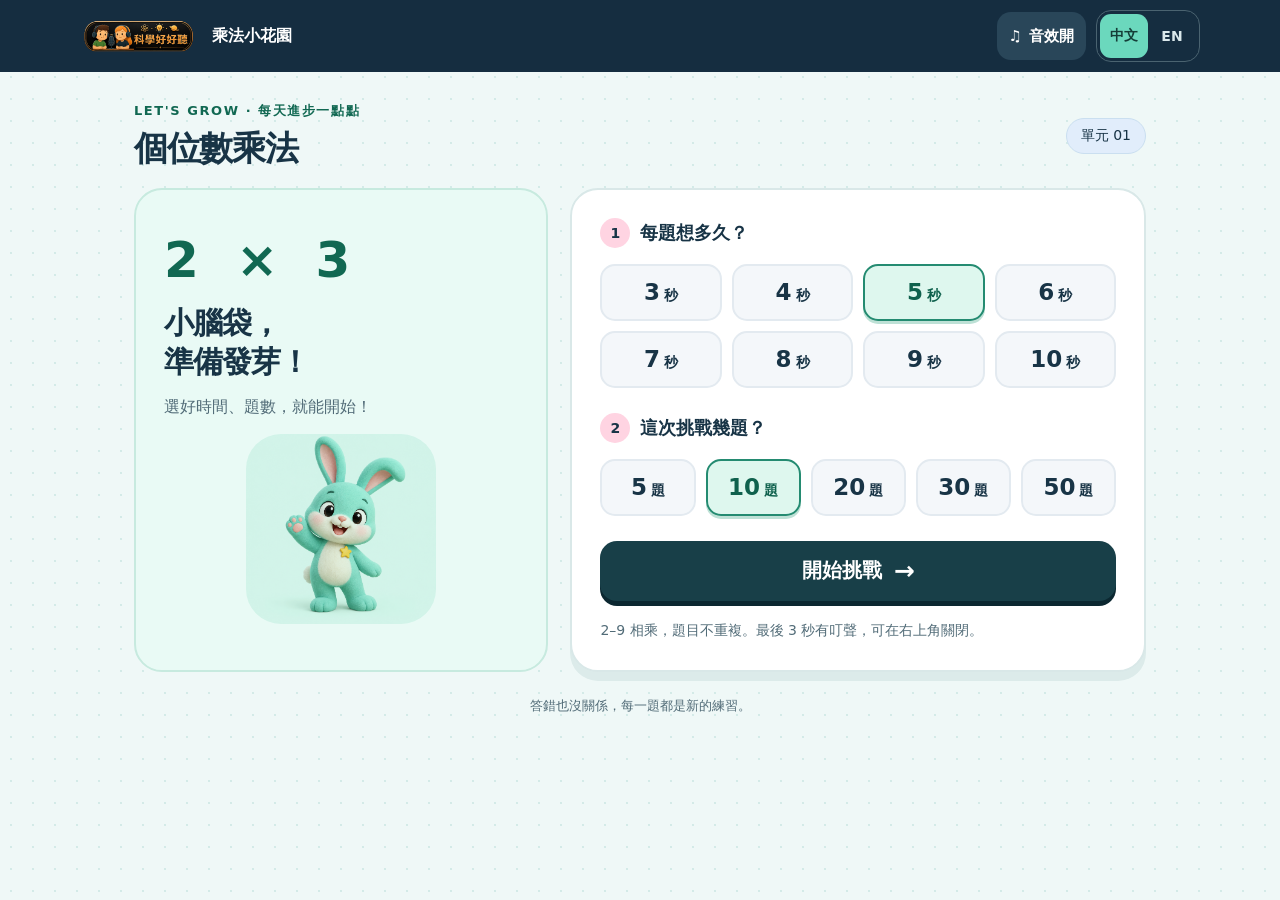
<file: mathquiz/index.html>
<!doctype html>
<html lang="zh-Hant">
<head>
<meta charset="utf-8"><meta name="viewport" content="width=device-width,initial-scale=1,viewport-fit=cover"><meta name="theme-color" content="#152d40">
<link rel="canonical" href="https://tarotw.github.io/mathquiz/">
<meta property="og:url" content="https://tarotw.github.io/mathquiz/">
<title>個位數乘法｜乘法小花園</title>
<meta name="description" content="可愛的個位數乘法測驗：每題 3–10 秒倒數、自選題數、螢幕數字鍵盤與成績回顧，適合孩子和平板。A playful single-digit multiplication quiz with a 3–10 second timer, touch keypad and score review.">
<meta name="keywords" content="個位數乘法,乘法測驗,九九乘法,兒童數學,平板學習,倒數計時,single-digit multiplication,times tables,kids math,tablet friendly,multiplication quiz">
<meta property="og:title" content="個位數乘法｜乘法小花園 · Multiplication Garden"><meta property="og:description" content="點點數字，練習乘法！自選題數與倒數時間。Tap, solve and grow with a playful multiplication quiz."><meta property="og:type" content="website"><meta property="og:image" content="https://tarotw.github.io/mathquiz/science-good-listen.png"><meta property="og:image:alt" content="科學好好聽 Science Sounds Good">
<link rel="icon" type="image/svg+xml" href="data:image/svg+xml,%3Csvg xmlns='http://www.w3.org/2000/svg' viewBox='0 0 64 64'%3E%3Crect width='64' height='64' rx='20' fill='%236bd8bd'/%3E%3Cpath d='m22 22 20 20m0-20L22 42' stroke='%23152d40' stroke-width='9' stroke-linecap='round'/%3E%3C/svg%3E">
<script type="application/ld+json">{"@context":"https://schema.org","@type":"LearningResource","name":"個位數乘法 · Single-digit multiplication","description":"可自選時間與題數的乘法練習。A timed multiplication quiz with a touch keypad.","inLanguage":["zh-Hant","en"],"learningResourceType":"Quiz","educationalUse":"practice","isAccessibleForFree":true,"teaches":"Single-digit multiplication"}</script>
<link rel="stylesheet" href="styles.css?v=auto-compact">
</head>
<body>
<header class="topbar"><div class="brand"><img src="science-good-listen.png" alt="科學好好聽 Science Sounds Good" width="116" height="46"><span data-i18n="garden">乘法小花園</span></div><div class="tools"><button id="sound" class="sound" aria-pressed="true"><span id="sound-icon" aria-hidden="true">♫</span><span class="sound-label" id="sound-label">音效開</span></button><div class="lang" role="group" aria-label="語言 Language"><button data-lang="zh" aria-pressed="true">中文</button><button data-lang="en" aria-pressed="false">EN</button></div></div></header>
<main class="shell">
<div class="chapter"><div><p class="eyebrow" data-i18n="eyebrow">LET'S GROW · 每天進步一點點</p><h1 id="unit-title">個位數乘法</h1></div><span class="unit-badge" data-i18n="unit">單元 01</span></div>
<section id="setup" aria-labelledby="unit-title"><div class="setup-grid"><div class="welcome"><div class="symbol" aria-hidden="true">2 × 3</div><h2 data-i18n="welcome">小腦袋，<br>準備發芽！</h2><p data-i18n="intro">選好時間、題數，就能開始！</p><img class="mascot" src="bunny.png" alt="" width="190" height="190"></div><div class="setup-card"><div class="step-label" id="time-label"><span class="step-number" aria-hidden="true">1</span><span data-i18n="timeLabel">每題想多久？</span></div><div id="time-options" class="choices time-choices" role="group" aria-labelledby="time-label"></div><div class="step-label" id="count-label"><span class="step-number" aria-hidden="true">2</span><span data-i18n="countLabel">這次挑戰幾題？</span></div><div id="count-options" class="choices count-choices" role="group" aria-labelledby="count-label"></div><button class="primary" id="start"><span data-i18n="start">開始挑戰</span><span class="arrow" aria-hidden="true">→</span></button><p class="setup-note" data-i18n="setupNote">2–9 相乘，題目不重複。最後 3 秒有叮聲，可在右上角關閉。</p></div></div><p class="footnote" data-i18n="gentle">答錯也沒關係，每一題都是新的練習。</p></section>
<section id="play" hidden><div class="session-bar"><div class="progress-group"><div class="progress-copy"><span id="progress-text"></span><span id="correct-count"></span></div><div class="progress-track"><i id="progress-fill"></i></div></div><button id="pause" class="quiet-button" data-i18n="pause">Ⅱ 暫停</button></div><div class="play-grid"><div class="question-card"><div class="timer-row"><span id="timer-label" data-i18n="timeLeft">這題還有</span><span class="timer" id="timer" role="timer"></span></div><div class="time-track" id="time-track"><i id="time-fill"></i></div><div class="problem-wrap"><div class="equation" id="equation" tabindex="-1" aria-live="polite"><span id="factor-a"></span><span class="operator" aria-hidden="true">×</span><span id="factor-b"></span></div><div class="answer-line"><span class="equals" aria-hidden="true">=</span><output class="answer empty" id="answer" aria-live="polite">?</output></div></div><p id="feedback" class="feedback" role="status"></p></div><div class="keypad-panel"><p class="keypad-title" data-i18n="keypadTitle">點數字，填入你的答案</p><div class="keypad" id="keypad" role="group"></div><button id="submit" class="primary submit" disabled data-i18n="submit">送出答案 ✓</button><button id="next" class="primary next" hidden></button></div></div><p class="keyboard-note" data-i18n="keyboardNote">也可以用鍵盤：數字輸入 · Backspace 倒退 · Enter 送出</p></section>
<section id="results" hidden><div class="result-card"><div class="result-top"><img class="result-mascot" src="bunny.png" alt="" width="130" height="130"><div><h2 id="result-title" tabindex="-1"></h2><div class="score"><strong id="score">0</strong><span data-i18n="points">分</span></div></div></div><p class="result-note" id="result-note"></p><div class="stat-row" id="stats"></div><div class="result-actions"><button id="again" class="primary" data-i18n="again">再挑戰一次 ↻</button><button id="settings" class="quiet-button" data-i18n="settings">調整時間與題數</button></div><div class="review"><h3 data-i18n="review">一起看看每一題</h3><div class="review-list" id="review-list"></div></div></div></section>
<p class="sr-only" id="announcement" aria-live="polite"></p>
</main>
<dialog id="pause-dialog" aria-labelledby="pause-title"><h2 id="pause-title" data-i18n="paused">休息一下</h2><p data-i18n="pauseNote">時間已停住，準備好再繼續。<br>你的答案和進度都會保留。</p><button class="primary" id="resume" data-i18n="resume">繼續挑戰 →</button><button class="quiet-button" id="quit" data-i18n="quit">結束這次，回到設定</button></dialog>
<noscript>請啟用 JavaScript 來開始測驗。Please enable JavaScript to play.</noscript>
<script src="app.js?v=instant-submit" defer></script>
</body></html>
</file>
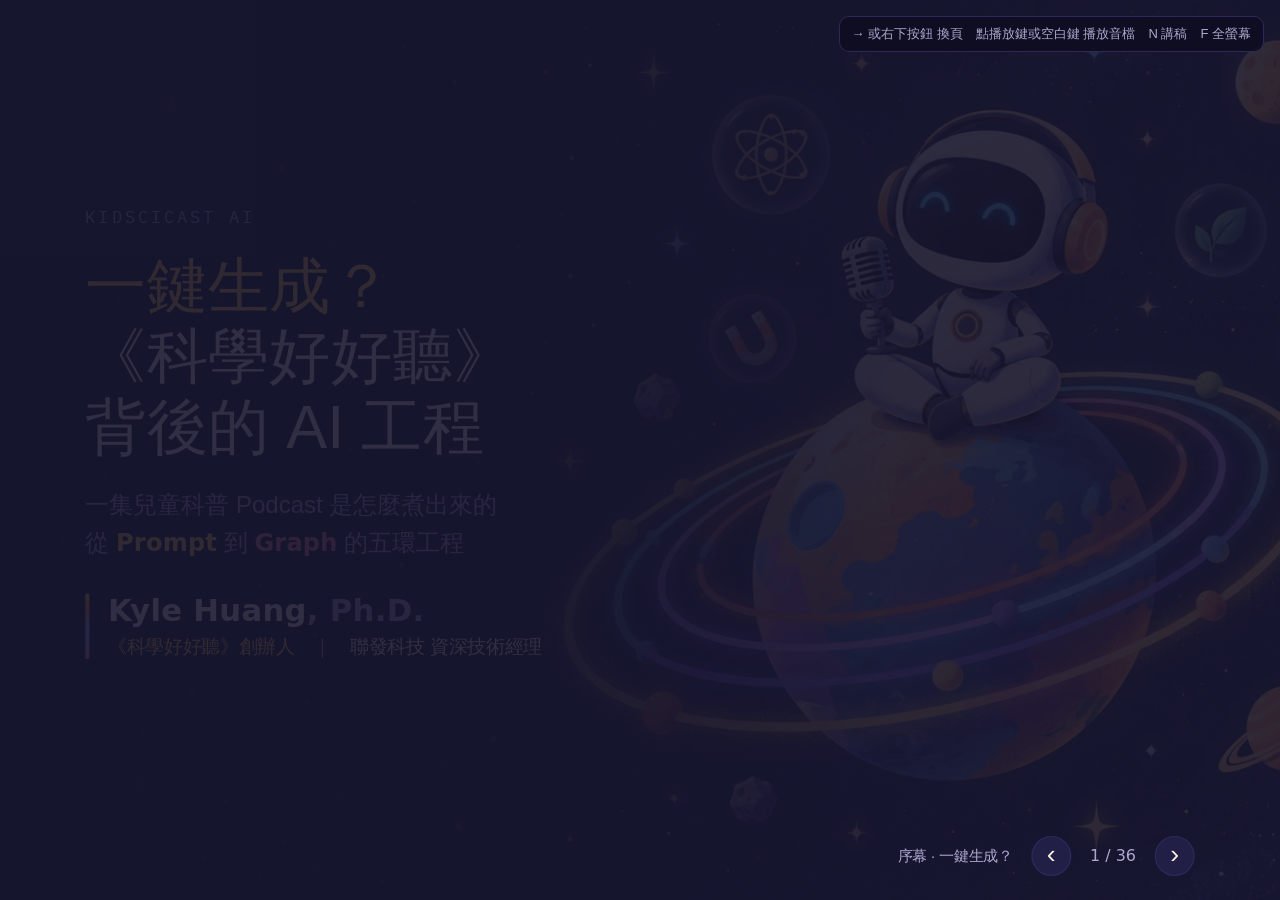
<file: kidsci-ppt/pro.html>
<!doctype html>
<html lang="zh-Hant"><head><meta charset="utf-8">
<meta http-equiv="refresh" content="0; url=./">
<link rel="canonical" href="./">
<title>科學好好聽 · 已移到主頁</title></head>
<body><p>簡報已移到 <a href="./">主頁</a>。</p></body></html>
</file>
<file: mathquiz/styles.css>
:root{--ink:#183446;--muted:#526c78;--mint:#6bd8bd;--darkmint:#116852;--pink:#ffd4e2;--purple:#6453ad;--paper:#fff;--line:#d9e8e8;--shadow:0 9px 0 #dcebea;--radius:28px;font-family:ui-rounded,"Arial Rounded MT Bold","PingFang TC","Noto Sans TC",system-ui,sans-serif;color:var(--ink);background:#eff8f7;font-size:16px}*{box-sizing:border-box}body{margin:0;min-height:100dvh;background-image:radial-gradient(#b9dcd980 .9px,transparent .9px);background-size:22px 22px}button,select,input{font:inherit}button{cursor:pointer;touch-action:manipulation;min-height:48px;border:0;color:inherit;font-weight:750;-webkit-tap-highlight-color:transparent}button:focus-visible,select:focus-visible{outline:3px solid #7b55db;outline-offset:3px}button:disabled{cursor:default;opacity:.45}button:not(:disabled):active{transform:translateY(2px)}[hidden]{display:none!important}.topbar{height:72px;padding:0 max(20px,calc((100vw - 1120px)/2));display:flex;align-items:center;justify-content:space-between;gap:12px;background:#152d40;color:white}.brand{display:flex;align-items:center;gap:16px;min-width:0}.brand img{width:116px;height:46px;object-fit:contain}.brand span{font-size:16px;font-weight:700}.tools{display:flex;gap:10px;align-items:center}.lang{display:flex;border:1px solid #4a6370;border-radius:15px;padding:3px}.lang button{min-width:48px;min-height:44px;border-radius:11px;background:transparent;color:#dae8eb;font-size:14px}.lang button[aria-pressed=true]{background:#6bd8bd;color:#153e38}.sound{background:#294659;color:white;border-radius:14px;min-width:48px;padding:0 12px;font-size:15px}.sound svg{width:20px;height:20px;vertical-align:middle}.sound .sound-label{margin-left:7px}.shell{max-width:1060px;margin:0 auto;padding:30px 24px 24px}.chapter{display:flex;justify-content:space-between;align-items:center;gap:12px;margin-bottom:18px}.eyebrow{font-size:13px;letter-spacing:.12em;font-weight:800;color:var(--darkmint);margin:0 0 7px}.chapter h1{font-size:clamp(24px,3.5vw,34px);letter-spacing:-.04em;margin:0;line-height:1.25}.unit-badge{font-size:14px;background:#e1edfb;border:1px solid #cadff0;padding:8px 14px;border-radius:30px;white-space:nowrap}.setup-grid{display:grid;grid-template-columns:.9fr 1.25fr;gap:22px}.welcome{background:#e9faf5;border:2px solid #c7eadf;border-radius:var(--radius);padding:28px;display:flex;flex-direction:column;justify-content:center;position:relative;overflow:hidden}.welcome .symbol{font-size:50px;color:var(--darkmint);line-height:1;font-weight:900;letter-spacing:10px}.welcome h2{font-size:30px;line-height:1.3;margin:18px 0 12px;letter-spacing:-.03em}.welcome p{line-height:1.8;color:var(--muted);margin:0;max-width:310px}.mascot{width:190px;height:190px;object-fit:cover;border-radius:35px;margin:12px auto 0;mix-blend-mode:multiply}.setup-card{background:white;border:2px solid var(--line);border-radius:var(--radius);box-shadow:var(--shadow);padding:28px}.step-label{font-size:18px;font-weight:850;display:flex;align-items:center;gap:10px;margin:0 0 16px}.step-number{width:30px;height:30px;background:var(--pink);display:grid;place-items:center;border-radius:50%;font-size:14px}.choices{display:grid;gap:10px;margin-bottom:25px}.time-choices{grid-template-columns:repeat(4,1fr)}.count-choices{grid-template-columns:repeat(5,1fr)}.choice{background:#f4f7fa;border:2px solid #e3eaf0;border-radius:15px;min-height:57px;font-size:23px;white-space:nowrap}.choice small{font-size:14px;font-weight:600;margin-left:4px}.choice[aria-pressed=true]{background:#def7ee;border-color:#248b71;color:#0f614d;box-shadow:0 3px 0 #bee1d6}.setup-note{font-size:14px;color:var(--muted);margin:0 0 18px;line-height:1.65}.primary{display:flex;justify-content:center;align-items:center;gap:12px;width:100%;background:#183f48;color:white;border-radius:17px;min-height:60px;font-size:20px;box-shadow:0 5px 0 #0b2730}.primary .arrow{font-size:25px}.footnote{text-align:center;color:var(--muted);font-size:13px;margin:24px 0 0;line-height:1.6}.session-bar{display:flex;align-items:center;justify-content:space-between;gap:15px;margin-bottom:16px}.progress-group{flex:1;min-width:0}.progress-copy{display:flex;justify-content:space-between;gap:10px;font-size:15px;font-weight:800;margin-bottom:9px}.progress-track{height:10px;background:#dceae9;border-radius:20px;overflow:hidden}.progress-track i{display:block;background:#29977a;height:100%;transition:width .25s;border-radius:20px}.quiet-button{border:2px solid #c9dddf;border-radius:14px;background:#fff;padding:0 15px;font-size:15px;white-space:nowrap}.play-grid{display:grid;grid-template-columns:1.2fr 1fr;gap:22px;align-items:stretch}.question-card{background:white;border:2px solid var(--line);border-radius:var(--radius);box-shadow:var(--shadow);padding:25px;display:flex;flex-direction:column;align-items:stretch;justify-content:flex-start;min-width:0}.timer-row{display:flex;align-items:center;justify-content:space-between;font-size:14px;color:var(--muted);gap:10px}.timer{font-size:22px;font-weight:850;color:var(--darkmint);min-width:75px;text-align:right;font-variant-numeric:tabular-nums}.timer.urgent{color:#ad3d57}.time-track{height:8px;background:#e3f0eb;border-radius:15px;margin:10px 0 18px;overflow:hidden}.time-track i{display:block;height:100%;width:100%;background:#65cfae;transform-origin:left;border-radius:15px}.time-track.urgent i{background:#e68498}.problem-wrap{flex:1;display:flex;flex-direction:column;align-items:center;justify-content:center;padding:12px 0}.equation{font-size:clamp(44px,6vw,68px);font-weight:900;letter-spacing:.015em;display:flex;align-items:center;justify-content:center;gap:18px;white-space:nowrap;font-variant-numeric:tabular-nums}.operator{color:#8a77be;font-size:.7em}.answer-line{display:flex;gap:15px;align-items:center;justify-content:center;margin-top:20px}.equals{font-size:38px;color:#84979e}.answer{min-width:140px;height:88px;border:3px dashed #81b9aa;border-radius:21px;background:#f0faf6;display:grid;place-items:center;font-size:50px;font-weight:850;color:#12624b;letter-spacing:.04em}.answer.empty{color:#769b91}.feedback{font-size:17px;font-weight:750;line-height:1.6;min-height:56px;display:flex;align-items:center;justify-content:center;text-align:center;margin:16px 0 0;border-radius:14px;padding:5px 10px;background:#f4f3fb;color:#625490}.feedback.correct{background:#def7eb;color:#12624b}.feedback.incorrect{background:#fff1dc;color:#86541e}.keypad-panel{background:#e5e7f8;border:2px solid #d8dcf1;border-radius:var(--radius);padding:21px;display:flex;flex-direction:column;gap:13px}.keypad-title{font-size:15px;margin:0;text-align:center;color:#5b5b79;font-weight:700}.keypad{display:grid;grid-template-columns:repeat(3,1fr);gap:11px}.key{min-height:66px;border-radius:16px;background:#fff;box-shadow:0 4px 0 #c6c9e2;font-size:30px;font-variant-numeric:tabular-nums}.key.utility{font-size:15px;background:#f3f2fb;color:#575271}.key svg{width:25px;height:25px;vertical-align:middle}.submit{min-height:58px;background:#6753ac;box-shadow:0 5px 0 #4e3b89;font-size:19px}.next{background:#196951;box-shadow:0 5px 0 #10503c}.keyboard-note{font-size:13px;color:#697888;text-align:center;margin:18px 0 0}.result-card{background:#fff;border:2px solid var(--line);border-radius:28px;box-shadow:var(--shadow);padding:30px;text-align:center}.result-top{display:flex;justify-content:center;align-items:center;gap:28px}.result-mascot{width:130px;height:130px;object-fit:cover;border-radius:30px}.result-card h2{font-size:28px;margin:0 0 8px}.score{font-size:72px;font-weight:900;color:#14664f;line-height:1.1}.score span{font-size:20px;color:var(--muted);margin-left:8px}.result-note{color:var(--muted);margin:10px 0 0;line-height:1.6}.stat-row{display:flex;justify-content:center;gap:25px;flex-wrap:wrap;margin:24px 0;font-size:17px}.stat-row strong{font-size:23px}.result-actions{display:flex;gap:13px;max-width:560px;margin:0 auto}.result-actions>*{flex:1}.review{margin-top:28px;text-align:left}.review h3{font-size:18px;margin:0 0 12px}.review-list{display:grid;grid-template-columns:repeat(2,1fr);gap:10px}.review-item{display:flex;align-items:center;justify-content:space-between;gap:10px;padding:12px 15px;background:#f4faf7;border:1px solid #d5eade;border-radius:14px;min-height:65px}.review-item.wrong{background:#fff6e9;border-color:#f0dfbe}.review-equation{font-size:20px;font-weight:850;white-space:nowrap}.review-detail{font-size:14px;color:var(--muted);text-align:right;line-height:1.5}dialog{border:2px solid #d4e8e3;border-radius:26px;box-shadow:0 25px 80px #122d4040;width:min(410px,calc(100% - 32px));padding:30px;color:var(--ink);text-align:center}dialog::backdrop{background:#152d408a;backdrop-filter:blur(5px)}dialog h2{font-size:26px;margin:0 0 12px}dialog p{line-height:1.7;color:var(--muted);margin:0 0 24px}dialog .quiet-button{margin-top:15px;width:100%}.sr-only{position:absolute;width:1px;height:1px;padding:0;margin:-1px;overflow:hidden;clip:rect(0,0,0,0);white-space:nowrap;border:0}button{transition:background .15s,transform .1s} @media(hover:hover){.choice:hover,.key:hover{background:#e3faf0}.primary:hover{filter:brightness(1.08)}}
@media(min-width:760px) and (min-height:950px){.shell{padding-top:45px}.key{min-height:86px}.question-card{padding:32px}.setup-card{padding:35px}.choices{margin-bottom:32px}.choice{min-height:67px}}
@media(max-width:700px){.topbar{height:62px;padding:0 12px;gap:8px}.brand img{width:92px;height:37px}.brand span,.sound-label{display:none}.tools{gap:6px}.sound{padding:0;width:44px;min-width:44px;min-height:44px}.lang{padding:2px;border-radius:12px}.lang button{min-width:43px;padding:0 6px}.shell{padding:20px 16px}.chapter{margin-bottom:14px}.chapter h1{font-size:25px}.unit-badge{padding:7px 10px;font-size:13px}.setup-grid{grid-template-columns:1fr;gap:14px}.welcome{padding:18px 20px;min-height:130px;display:block}.welcome .symbol{display:none}.welcome h2{font-size:24px;margin:0 0 8px;max-width:70%}.welcome p{font-size:14px;line-height:1.6;max-width:68%}.mascot{position:absolute;right:8px;bottom:7px;width:110px;height:110px;margin:0}.setup-card{padding:21px}.step-label{font-size:17px;margin-bottom:12px}.choices{margin-bottom:20px;gap:8px}.choice{font-size:22px;min-height:52px}.setup-note{margin-bottom:14px}.footnote{margin-top:18px}.play-grid{grid-template-columns:1fr;gap:14px}.question-card{padding:15px 18px}.time-track{margin:7px 0 7px}.problem-wrap{flex-direction:row;gap:12px;padding:8px 0}.equation{font-size:42px;gap:10px}.answer-line{margin:0;gap:10px}.answer{min-width:78px;height:66px;font-size:35px;border-radius:15px}.equals{font-size:27px}.feedback{margin-top:8px;min-height:42px;font-size:15px;padding:6px 8px}.keypad-panel{padding:15px;gap:12px}.keypad-title{font-size:14px}.key{min-height:60px}.keypad{gap:10px}.session-bar{margin-bottom:12px}.keyboard-note{display:none}.result-card{padding:22px 16px}.result-top{gap:15px}.result-mascot{width:85px;height:85px}.score{font-size:58px}.result-card h2{font-size:24px}.stat-row{gap:16px;font-size:15px}.review-list{grid-template-columns:1fr}.result-actions{flex-direction:column}.result-actions .quiet-button{min-height:52px}}
@media(max-width:360px){.shell{padding:14px 10px}.chapter{margin-bottom:10px}.eyebrow{font-size:12px;margin-bottom:4px}.chapter h1{font-size:23px}.unit-badge{font-size:12px;padding:6px 8px}.welcome{padding:15px;min-height:118px}.welcome h2{font-size:21px}.mascot{width:90px;height:90px}.setup-card{padding:17px}.choice{min-height:49px;font-size:20px}.choices{gap:6px;margin-bottom:16px}.session-bar{gap:8px;margin-bottom:8px}.progress-copy{font-size:13px}.quiet-button{padding:0 11px}.question-card{padding:10px 13px}.equation{font-size:38px;gap:8px}.problem-wrap{gap:9px;padding:4px 0}.answer-line{gap:8px}.answer{min-width:72px;height:57px;font-size:32px}.timer{font-size:20px}.feedback{min-height:36px;font-size:14px;margin-top:5px}.play-grid{gap:10px}.keypad-panel{padding:11px;gap:9px}.keypad-title{display:none}.keypad{gap:8px}.key{min-height:48px;font-size:26px;border-radius:12px}.submit{min-height:49px;font-size:17px}.footnote{font-size:12px}.session-bar .quiet-button{min-height:44px}}
@media(max-height:540px) and (min-width:600px){.topbar{height:56px;padding:0 18px}.brand img{width:92px;height:37px}.brand span{font-size:14px}.shell{padding:12px 18px}.chapter{margin-bottom:10px}.chapter h1{font-size:23px}.eyebrow,.unit-badge,.footnote,.keyboard-note{display:none}.setup-grid{grid-template-columns:.8fr 1.4fr;gap:16px}.welcome{padding:18px}.welcome h2{font-size:23px;margin:0 0 10px}.welcome .symbol{display:none}.welcome p{font-size:14px}.mascot{width:110px;height:110px;margin:0 auto}.setup-card{padding:16px}.step-label{font-size:16px;margin-bottom:8px}.choices{margin-bottom:12px;gap:6px}.time-choices{grid-template-columns:repeat(8,1fr)}.choice{font-size:18px;min-height:45px;border-radius:11px}.choice small{font-size:12px;margin-left:2px}.setup-note{display:none}.primary{min-height:48px;font-size:18px}.play-grid{grid-template-columns:1.15fr 1fr;gap:16px}.session-bar{margin-bottom:10px}.question-card{padding:12px 18px}.problem-wrap{padding:5px 0;flex-direction:column;gap:0}.equation{font-size:44px}.answer-line{margin-top:7px}.answer{height:59px;min-width:100px;font-size:37px}.time-track{margin:6px 0}.feedback{font-size:14px;min-height:34px;margin-top:9px}.keypad-panel{padding:11px;gap:9px}.keypad-title{display:none}.keypad{gap:8px}.key{min-height:44px;font-size:24px;border-radius:11px}.submit{min-height:44px}.timer{font-size:18px}.session-bar .quiet-button{min-height:44px}.progress-copy{font-size:14px;margin-bottom:6px}.result-card{padding:20px}.result-top{gap:18px}.result-mascot{width:85px;height:85px}.score{font-size:54px}.stat-row{margin:16px 0}}
@media(max-width:360px){body:has(#play:not([hidden])) .chapter{display:none}body:has(#play:not([hidden])) .shell{padding-top:10px}.key{min-height:46px}.count-choices .choice{font-size:18px;padding:0 3px}.count-choices .choice small{font-size:12px}}
html[lang="en"] .chapter h1{font-size:clamp(21px,3vw,32px)}
@media(max-width:700px){html[lang="en"] .chapter{align-items:flex-start}html[lang="en"] .chapter h1{font-size:23px}}
@media(max-width:700px){body:has(#play:not([hidden])) .eyebrow{display:none}}
@media(max-width:360px){.question-card{padding:8px 12px}.timer-row{line-height:1.2}.time-track{margin:4px 0;height:6px}.problem-wrap{padding:0}.answer{height:52px}.feedback{min-height:30px;padding:4px 0;line-height:1.4;margin-top:4px}.keypad-panel{padding:8px;gap:8px}.key{min-height:44px}.submit,.next{min-height:44px;font-size:17px}.keypad{gap:7px}.shell{padding-bottom:10px}}
@media(max-height:540px) and (min-width:600px){body:has(#play:not([hidden])) .chapter{display:none}body:has(#play:not([hidden])) .shell{padding-top:8px;padding-bottom:8px}.session-bar{margin-bottom:8px}.keypad-panel{padding:6px;gap:6px}.keypad{gap:6px}.submit,.next{min-height:44px}.question-card{padding:10px 16px}}
@media(prefers-reduced-motion:reduce){*,*:before,*:after{transition:none!important;animation:none!important}}

/* Compact setup and a complete, scroll-free keypad at normal mobile text size. */
.setup-note{margin:18px 0 0}
.next:disabled{opacity:1;background:#46786b;box-shadow:0 5px 0 #325d52}
@media(max-width:700px){
  .topbar{height:56px;padding-left:max(10px,env(safe-area-inset-left));padding-right:max(10px,env(safe-area-inset-right))}
  .shell{padding:10px 12px max(10px,env(safe-area-inset-bottom))}
  .eyebrow,.footnote{display:none}
  .chapter{margin-bottom:8px;align-items:center}
  .chapter h1,html[lang="en"] .chapter h1{font-size:23px}
  .setup-grid{gap:10px}
  .welcome{display:grid;grid-template-columns:minmax(0,1fr) 62px;gap:3px 8px;padding:10px 12px;min-height:0;border-radius:20px;align-items:center}
  .welcome h2{grid-column:1;max-width:none;font-size:18px;line-height:1.3;margin:0}
  .welcome h2 br{display:none}
  .welcome p{grid-column:1;max-width:none;font-size:14px;line-height:1.4;margin:0}
  .mascot{position:static;grid-column:2;grid-row:1/3;width:62px;height:62px;margin:0;border-radius:18px}
  .setup-card{padding:14px;border-radius:22px}
  .step-label{font-size:16px;gap:8px;margin-bottom:8px;line-height:1.4}
  .step-number{width:24px;height:24px;flex-shrink:0}
  .choices{gap:6px;margin-bottom:12px}
  .choice{min-height:44px;font-size:20px;border-radius:12px}
  .count-choices .choice{font-size:18px;padding:0 3px}
  .count-choices .choice small{font-size:12px}
  #start{min-height:48px;font-size:18px}
  .setup-note{font-size:14px;line-height:1.45;margin:14px 0 0}
  body:has(#play:not([hidden])) .chapter{position:absolute;width:1px;height:1px;padding:0;margin:-1px;overflow:hidden;clip:rect(0,0,0,0);white-space:nowrap;border:0;display:block}
  body:has(#play:not([hidden])) .shell{padding:8px 10px max(8px,env(safe-area-inset-bottom))}
  .session-bar{gap:8px;margin-bottom:8px}
  .session-bar .quiet-button{min-height:44px}
  .progress-copy{font-size:14px;margin-bottom:6px}
  .play-grid{gap:10px}
  .question-card{padding:10px 12px;border-radius:21px}
  .timer-row{line-height:1.2}.timer{font-size:20px}
  .time-track{height:6px;margin:5px 0}
  .problem-wrap{padding:4px 0;gap:10px}
  .equation{font-size:40px;gap:8px}
  .answer-line{gap:8px}
  .answer{height:clamp(50px,8svh,66px);min-width:76px;font-size:36px}
  .feedback{margin-top:4px;min-height:32px;padding:4px 2px;font-size:14px;line-height:1.4}
  .keypad-panel{padding:10px;gap:9px;border-radius:21px}
  .keypad-title{display:none}
  .keypad{gap:8px}
  .key{min-height:clamp(44px,7.5svh,60px);font-size:28px;border-radius:13px}
  .submit,.next{min-height:46px;font-size:18px}
}
@media(max-width:360px){
  .shell{padding-left:10px;padding-right:10px}
  .welcome{padding:8px 10px;grid-template-columns:minmax(0,1fr) 52px}
  .welcome h2{font-size:17px}.mascot{width:52px;height:52px}
  .setup-card{padding:12px}.setup-note{font-size:13px}
  .progress-copy{font-size:13px}
  .question-card{padding:8px 12px}.problem-wrap{padding:0;gap:8px}
  .equation{font-size:38px}.answer{min-width:72px;font-size:32px}
  .keypad-panel{padding:8px;gap:8px}.keypad{gap:7px}
  .submit,.next{min-height:44px;font-size:17px}
}
</file>
